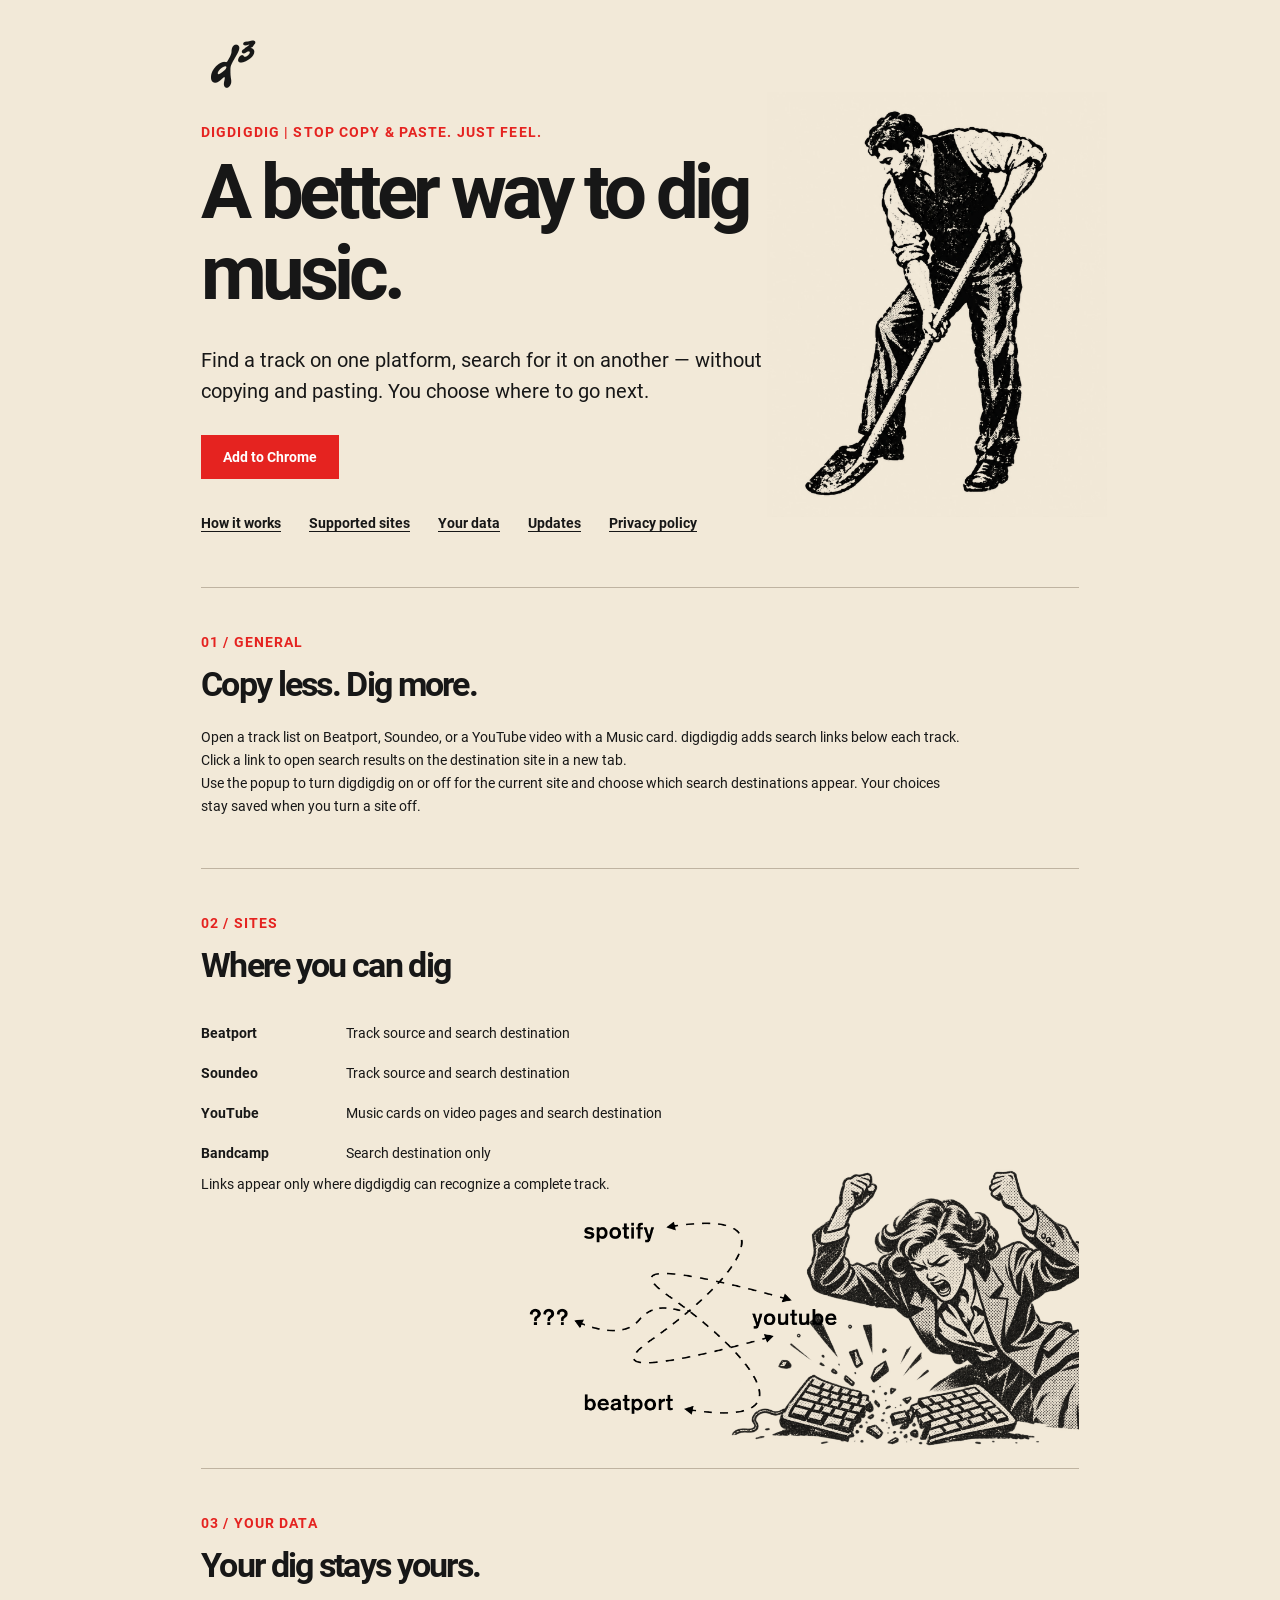
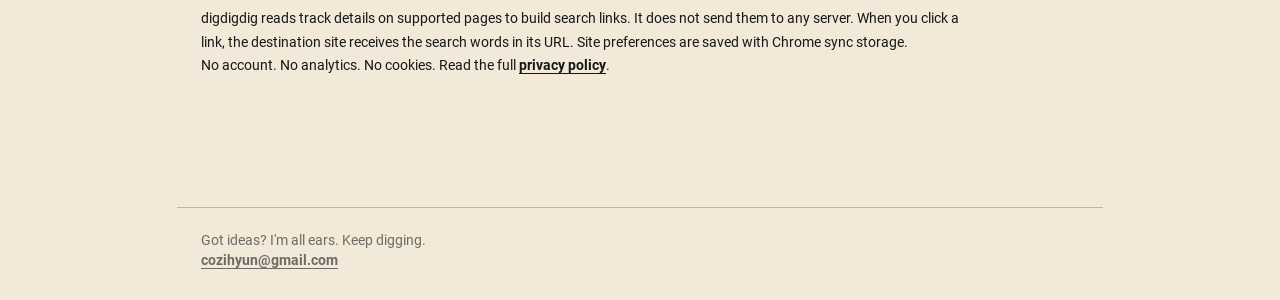
<file: index.html>
<!doctype html>
<html lang="en">
  <head>
    <meta charset="UTF-8" />
    <meta name="viewport" content="width=device-width, initial-scale=1.0" />
    <title>digdigdig — A better way to dig music.</title>
    <link rel="icon" type="image/png" href="assets/images/favicon.png" />
    <link rel="stylesheet" href="assets/css/site.css" />
  </head>
  <body>
    <main>
      <header>
        <img class="logo" src="assets/images/logo.png" alt="digdigdig" width="64" height="64" />
        <p class="tagline">DIGDIGDIG | STOP COPY &amp; PASTE. JUST FEEL.</p>
        <h1>A better way to dig music.</h1>
        <p class="intro">
          Find a track on one platform, search for it on another —
          without copying and pasting.
          You choose where to go next.
        </p>
        <a class="download-link" href="https://chromewebstore.google.com/detail/digdigdig/dhjfcmhjhjbhbmgchpfiaplenpinpmdg" target="_blank" rel="noopener noreferrer">Add to Chrome</a>
        <img class="hero-illustration" src="assets/images/illust-01.webp" alt="" aria-hidden="true" />
        <nav aria-label="Page sections">
          <a href="#general">How it works</a>
          <a href="#sites">Supported sites</a>
          <a href="#data">Your data</a>
          <a href="updates.html">Updates</a>
          <a href="privacy.html">Privacy policy</a>
        </nav>
      </header>

      <section id="general">
        <p class="section-label">01 / GENERAL</p>
        <h2>Copy less. Dig more.</h2>
        <p>
          Open a track list on Beatport, Soundeo, or a YouTube video with a
          Music card. digdigdig adds search links below each track. Click a
          link to open search results on the destination site in a new tab.
        </p>
        <p>
          Use the popup to turn digdigdig on or off for the current site and
          choose which search destinations appear. Your choices stay saved
          when you turn a site off.
        </p>
      </section>

      <section id="sites">
        <p class="section-label">02 / SITES</p>
        <h2>Where you can dig</h2>
        <dl>
          <div><dt>Beatport</dt><dd>Track source and search destination</dd></div>
          <div><dt>Soundeo</dt><dd>Track source and search destination</dd></div>
          <div><dt>YouTube</dt><dd>Music cards on video pages and search destination</dd></div>
          <div><dt>Bandcamp</dt><dd>Search destination only</dd></div>
        </dl>
        <img class="sites-illustration" src="assets/images/illust02.png" alt="" aria-hidden="true" width="1105" height="502" />
        <p>Links appear only where digdigdig can recognize a complete track.</p>
      </section>

      <section id="data">
        <p class="section-label">03 / YOUR DATA</p>
        <h2>Your dig stays yours.</h2>
        <p>
          digdigdig reads track details on supported pages to build search
          links. It does not send them to any server. When you click a link,
          the destination site receives the search words in its URL. Site
          preferences are saved with Chrome sync storage.
        </p>
        <p>
          No account. No analytics. No cookies. Read the full
          <a href="privacy.html">privacy policy</a>.
        </p>
      </section>
    </main>
    <footer>
      <p>Got ideas? I'm all ears. Keep digging.</p>
      <p><a href="mailto:cozihyun@gmail.com">cozihyun@gmail.com</a></p>
    </footer>
  </body>
</html>
</file>
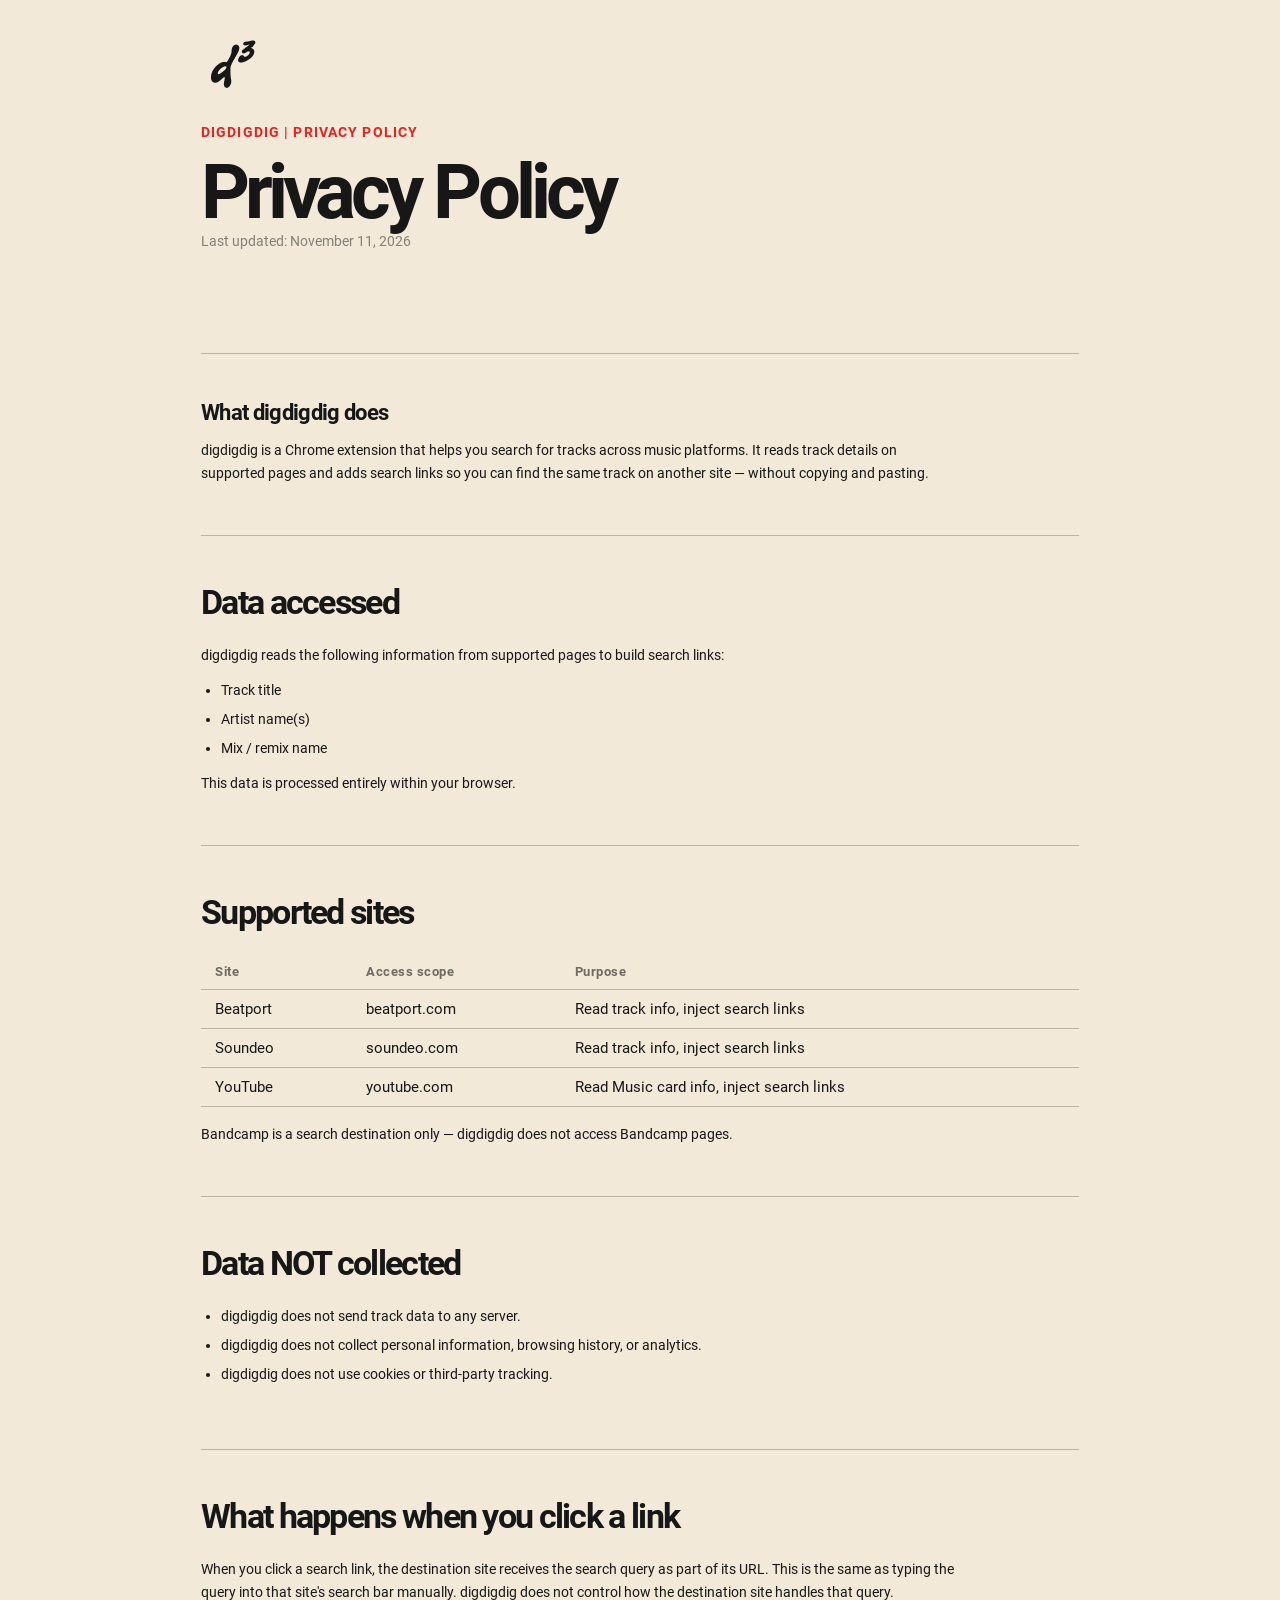
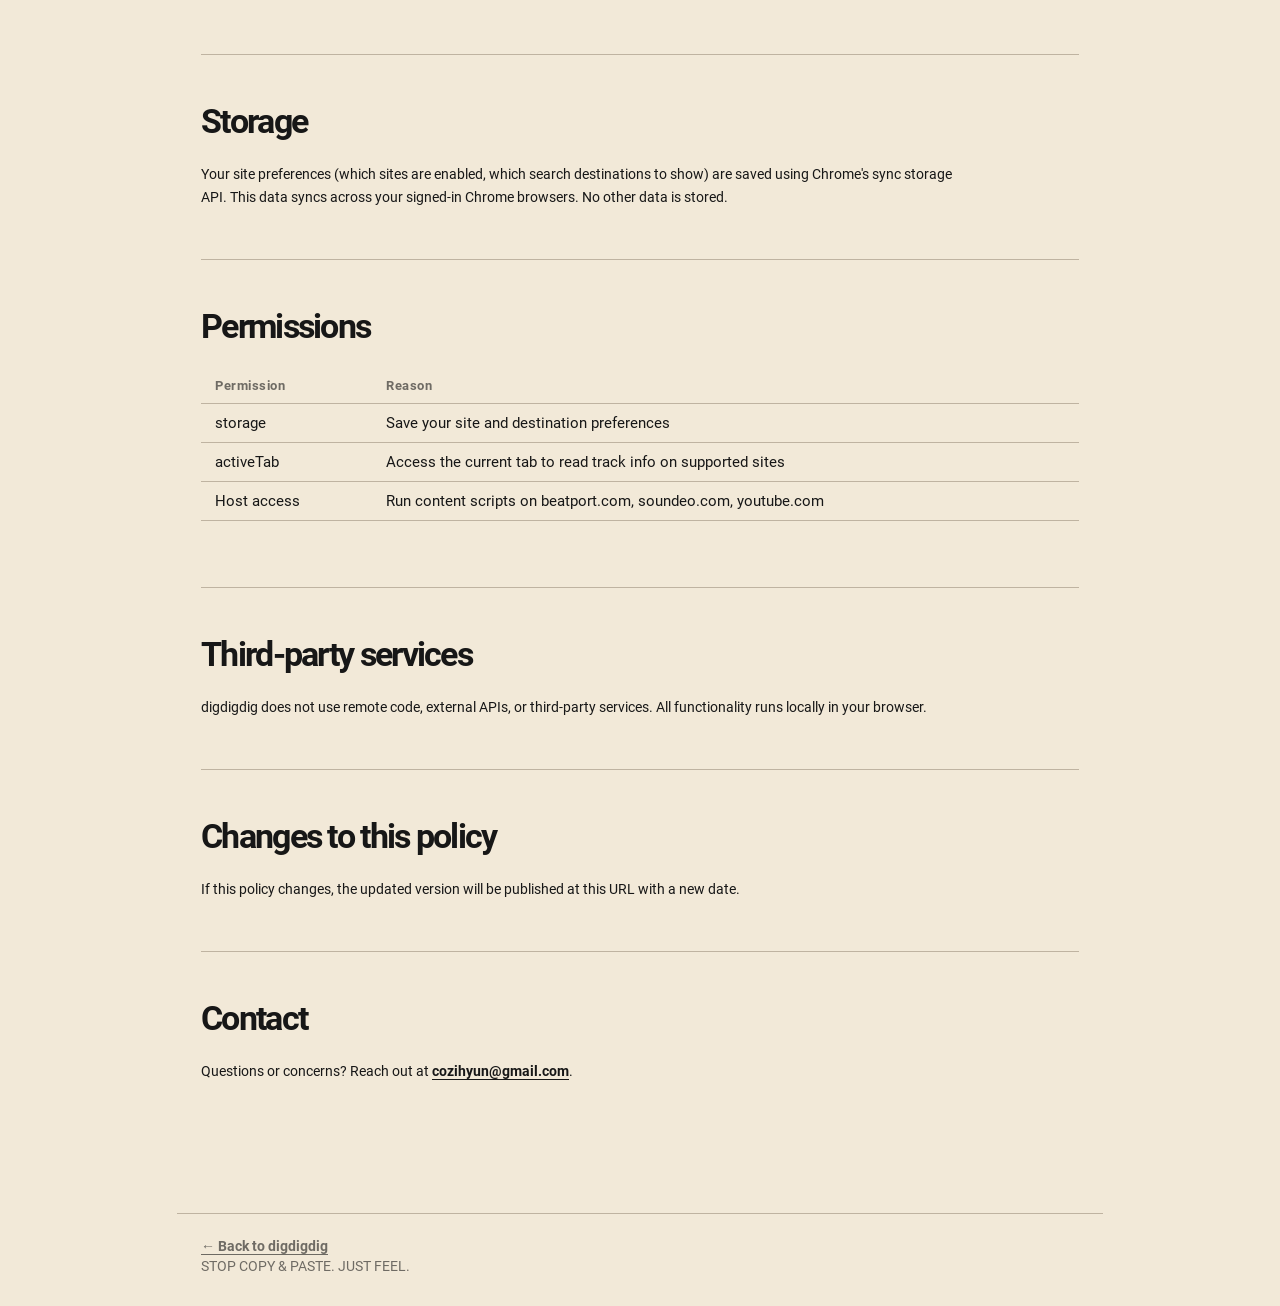
<file: privacy.html>
<!doctype html>
<html lang="en">
  <head>
    <meta charset="UTF-8" />
    <meta name="viewport" content="width=device-width, initial-scale=1.0" />
    <title>Privacy Policy — digdigdig</title>
    <link rel="icon" type="image/png" href="assets/images/favicon.png" />
    <link rel="stylesheet" href="assets/css/site.css" />
  </head>
  <body>
    <main>
      <header>
        <a href="index.html">
          <img class="logo" src="assets/images/logo.png" alt="digdigdig" width="64" height="64" />
        </a>
        <p class="tagline">DIGDIGDIG | PRIVACY POLICY</p>
        <h1>Privacy Policy</h1>
        <p class="updated">Last updated: November 11, 2026</p>
      </header>

      <section>
        <h2 class="privacy-section">What digdigdig does</h2>
        <p>
          digdigdig is a Chrome extension that helps you search for tracks
          across music platforms. It reads track details on supported pages and
          adds search links so you can find the same track on another site —
          without copying and pasting.
        </p>
      </section>

      <section>
        <h2>Data accessed</h2>
        <p>
          digdigdig reads the following information from supported pages to
          build search links:
        </p>
        <ul>
          <li>Track title</li>
          <li>Artist name(s)</li>
          <li>Mix / remix name</li>
        </ul>
        <p>This data is processed entirely within your browser.</p>
      </section>

      <section>
        <h2>Supported sites</h2>
        <table>
          <thead>
            <tr>
              <th>Site</th>
              <th>Access scope</th>
              <th>Purpose</th>
            </tr>
          </thead>
          <tbody>
            <tr>
              <td>Beatport</td>
              <td>beatport.com</td>
              <td>Read track info, inject search links</td>
            </tr>
            <tr>
              <td>Soundeo</td>
              <td>soundeo.com</td>
              <td>Read track info, inject search links</td>
            </tr>
            <tr>
              <td>YouTube</td>
              <td>youtube.com</td>
              <td>Read Music card info, inject search links</td>
            </tr>
          </tbody>
        </table>
        <p>
          Bandcamp is a search destination only — digdigdig does not access
          Bandcamp pages.
        </p>
      </section>

      <section>
        <h2>Data NOT collected</h2>
        <ul>
          <li>digdigdig does not send track data to any server.</li>
          <li>digdigdig does not collect personal information, browsing history, or analytics.</li>
          <li>digdigdig does not use cookies or third-party tracking.</li>
        </ul>
      </section>

      <section>
        <h2>What happens when you click a link</h2>
        <p>
          When you click a search link, the destination site receives the
          search query as part of its URL. This is the same as typing the
          query into that site's search bar manually. digdigdig does not
          control how the destination site handles that query.
        </p>
      </section>

      <section>
        <h2>Storage</h2>
        <p>
          Your site preferences (which sites are enabled, which search
          destinations to show) are saved using Chrome's sync storage API.
          This data syncs across your signed-in Chrome browsers. No other
          data is stored.
        </p>
      </section>

      <section>
        <h2>Permissions</h2>
        <table>
          <thead>
            <tr>
              <th>Permission</th>
              <th>Reason</th>
            </tr>
          </thead>
          <tbody>
            <tr>
              <td>storage</td>
              <td>Save your site and destination preferences</td>
            </tr>
            <tr>
              <td>activeTab</td>
              <td>Access the current tab to read track info on supported sites</td>
            </tr>
            <tr>
              <td>Host access</td>
              <td>Run content scripts on beatport.com, soundeo.com, youtube.com</td>
            </tr>
          </tbody>
        </table>
      </section>

      <section>
        <h2>Third-party services</h2>
        <p>
          digdigdig does not use remote code, external APIs, or third-party
          services. All functionality runs locally in your browser.
        </p>
      </section>

      <section>
        <h2>Changes to this policy</h2>
        <p>
          If this policy changes, the updated version will be published at
          this URL with a new date.
        </p>
      </section>

      <section>
        <h2>Contact</h2>
        <p>
          Questions or concerns? Reach out at
          <a href="mailto:cozihyun@gmail.com">cozihyun@gmail.com</a>.
        </p>
      </section>
    </main>
    <footer>
      <p><a href="index.html">← Back to digdigdig</a></p>
      <p>STOP COPY &amp; PASTE. JUST FEEL.</p>
    </footer>
  </body>
</html>
</file>
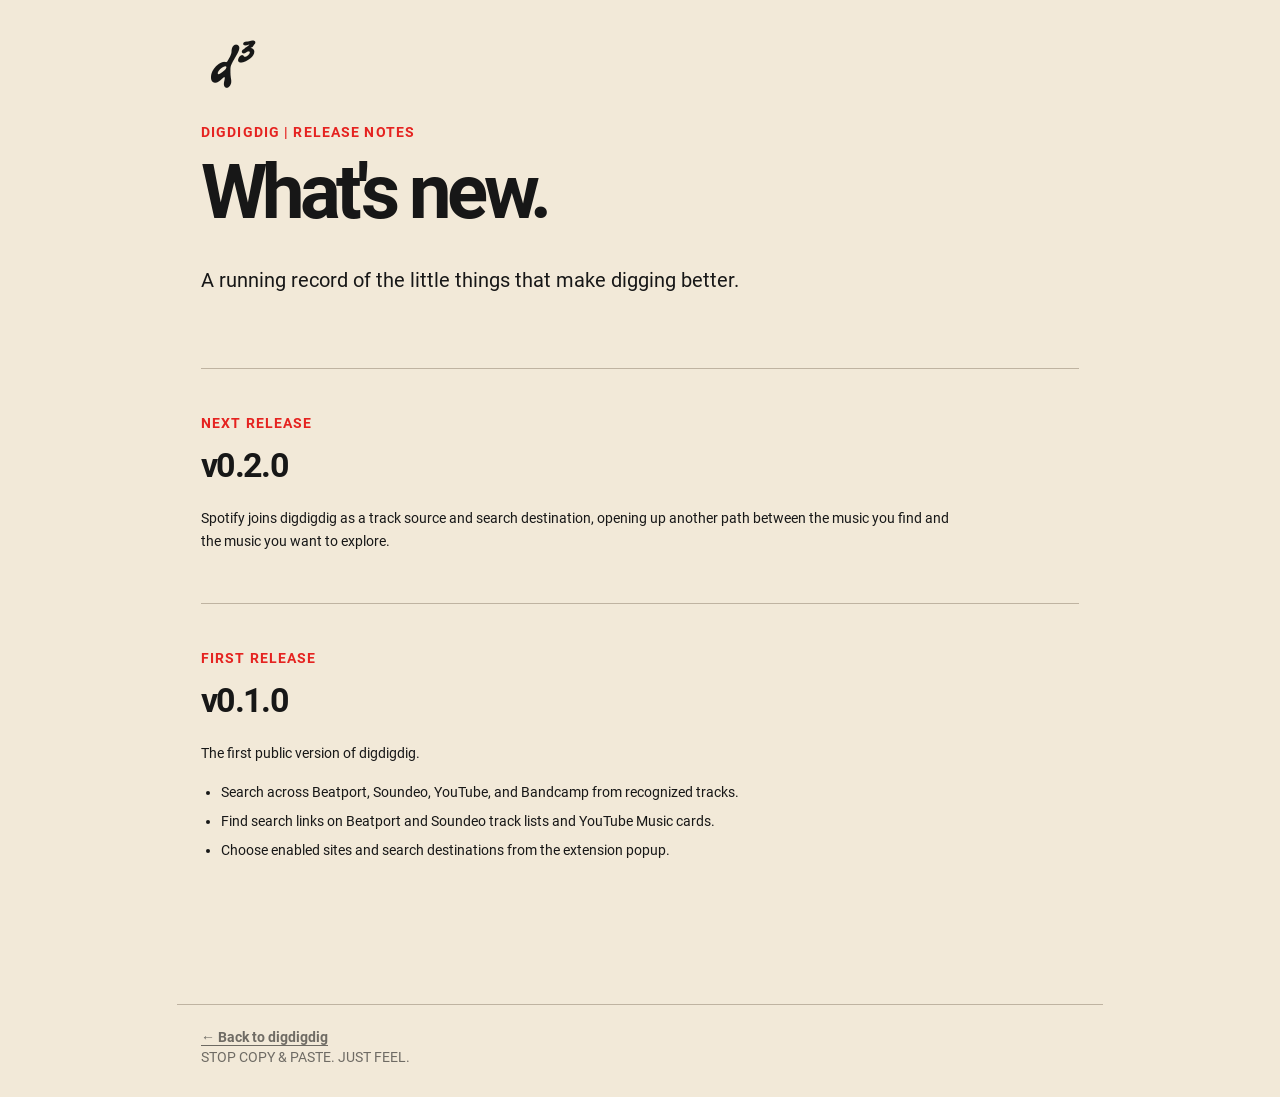
<file: updates.html>
<!doctype html>
<html lang="en">
  <head>
    <meta charset="UTF-8" />
    <meta name="viewport" content="width=device-width, initial-scale=1.0" />
    <title>Updates — digdigdig</title>
    <link rel="icon" type="image/png" href="assets/images/favicon.png" />
    <link rel="stylesheet" href="assets/css/site.css" />
  </head>
  <body>
    <main>
      <header class="updates-header">
        <a href="index.html" aria-label="digdigdig home">
          <img class="logo" src="assets/images/logo.png" alt="" width="64" height="64" />
        </a>
        <p class="tagline">DIGDIGDIG | RELEASE NOTES</p>
        <h1>What's new.</h1>
        <p class="intro">A running record of the little things that make digging better.</p>
      </header>

      <section class="release" aria-labelledby="version-020">
        <div class="release-heading">
          <p class="section-label">NEXT RELEASE</p>
        </div>
        <h2 id="version-020">v0.2.0</h2>
        <p>Spotify joins digdigdig as a track source and search destination, opening up another path between the music you find and the music you want to explore.</p>
      </section>

      <section class="release" aria-labelledby="version-010">
        <p class="section-label">FIRST RELEASE</p>
        <h2 id="version-010">v0.1.0</h2>
        <p>The first public version of digdigdig.</p>
        <ul class="release-list">
          <li>Search across Beatport, Soundeo, YouTube, and Bandcamp from recognized tracks.</li>
          <li>Find search links on Beatport and Soundeo track lists and YouTube Music cards.</li>
          <li>Choose enabled sites and search destinations from the extension popup.</li>
        </ul>
      </section>
    </main>
    <footer>
      <p><a href="index.html">← Back to digdigdig</a></p>
      <p>STOP COPY &amp; PASTE. JUST FEEL.</p>
    </footer>
  </body>
</html>
</file>
<file: assets/css/site.css>
@font-face {
  font-family: Roboto;
  src: url("../fonts/Roboto-Regular.ttf") format("truetype");
  font-style: normal;
  font-weight: 400;
  font-display: swap;
}

@font-face {
  font-family: Roboto;
  src: url("../fonts/Roboto-Bold.ttf") format("truetype");
  font-style: normal;
  font-weight: 700 900;
  font-display: swap;
}

* { margin: 0; padding: 0; box-sizing: border-box; }

body {
  background: #f2e9d8;
  color: #171717;
  font-family: Roboto, Arial, sans-serif;
  font-size: 14px;
}

main {
  max-width: 926px;
  margin: 0 auto;
  padding: 32px 24px 80px;
}

/* Header */
header {
  position: relative;
  padding-bottom: 56px;
}

.logo {
  display: block;
  width: 64px;
  height: 64px;
}

.tagline,
.section-label {
  color: #e52320;
  font-size: 14px;
  font-weight: 800;
  letter-spacing: 0.08em;
}

.tagline {
  margin: 28px 0 12px;
}

h1 {
  position: relative;
  z-index: 1;
  max-width: 650px;
  margin: 0;
  font-size: clamp(40px, 6vw, 76px);
  line-height: 1.06;
  letter-spacing: -0.065em;
}

.intro {
  position: relative;
  z-index: 1;
  max-width: 620px;
  margin: 32px 0 0;
  font-size: 20px;
  line-height: 1.55;
}

.download-link {
  position: relative;
  z-index: 1;
  display: inline-block;
  margin-top: 28px;
  padding: 14px 22px;
  background: #e52320;
  color: #fff;
  text-decoration: none;
}

.download-link:hover {
  background: #bd1c1a;
}

.hero-illustration {
  position: absolute;
  top: 60px;
  right: -28px;
  width: 340px;
  height: auto;
  mix-blend-mode: multiply;
  pointer-events: none;
}

nav {
  position: relative;
  z-index: 1;
  display: flex;
  flex-wrap: wrap;
  gap: 12px 28px;
  margin-top: 36px;
}

/* Links */
a {
  color: #171717;
  font-weight: 700;
  text-underline-offset: 3px;
}

a:focus-visible {
  outline: 2px solid #e52320;
  outline-offset: 4px;
}

/* Sections */
section {
  padding: 46px 0 50px;
  border-top: 1px solid #bfb3a1;
}

.section-label {
  margin: 0 0 14px;
}

h2 {
  margin: 0 0 22px;
  font-size: 34px;
  letter-spacing: -0.05em;
}

section p:not(.section-label) {
  max-width: 760px;
  line-height: 1.65;
}

/* Supported sites illustration */
#sites {
  position: relative;
  min-height: 600px;
  overflow: hidden;
}

#sites dl,
#sites > p:last-child {
  position: relative;
  z-index: 1;
  max-width: 500px;
}

.sites-illustration {
  position: absolute;
  right: -65px;
  bottom: 20px;
  width: min(70%, 620px);
  height: auto;
  mix-blend-mode: multiply;
  pointer-events: none;
}

/* Definition list */
dl {
  margin: 28px 0 0;
}

dl div {
  display: flex;
  gap: 20px;
  padding: 12px 0;
}

dt {
  flex: 0 0 125px;
  font-weight: 700;
}

dd {
  margin: 0;
}

/* Tables (privacy) */
table {
  width: 100%;
  border-collapse: collapse;
  margin: 16px 0;
  font-size: 15px;
}

th, td {
  text-align: left;
  padding: 10px 14px;
  border-bottom: 1px solid #bfb3a1;
}

th {
  font-weight: 700;
  font-size: 13px;
  letter-spacing: 0.04em;
  color: rgb(23 23 23 / 0.6);
}

/* Lists (privacy) */
ul {
  margin: 12px 0;
  padding-left: 20px;
  line-height: 1.65;
}

li {
  margin-bottom: 6px;
}

/* Updated date (privacy) */
.updated {
  font-size: 14px;
  color: rgb(23 23 23 / 0.5);
  margin-bottom: 48px;
}

/* Privacy sections use h2 with border-top */
.privacy-section {
  margin: 40px 0 14px;
  padding-top: 32px;
  border-top: 1px solid #bfb3a1;
  font-size: 22px;
  letter-spacing: -0.03em;
}

.privacy-section:first-of-type {
  margin-top: 0;
  padding-top: 0;
  border-top: none;
}

/* Updates */
.updates-header {
  padding-bottom: 72px;
}

.release-heading {
  display: flex;
  align-items: center;
  flex-wrap: wrap;
  gap: 10px 18px;
}

.release-heading .section-label {
  margin-bottom: 0;
}

.release-status {
  padding: 5px 9px;
  border: 1px solid #e52320;
  color: #e52320;
  font-size: 11px;
  font-weight: 700;
  letter-spacing: 0.08em;
  text-transform: uppercase;
}

.release h2 {
  margin-top: 14px;
}

.release-list {
  max-width: 760px;
  margin-top: 16px;
}

/* Footer */
footer {
  max-width: 926px;
  margin: 0 auto;
  padding: 24px 24px 32px;
  border-top: 1px solid #bfb3a1;
  font-size: 14px;
  color: rgb(23 23 23 / 0.6);
}

footer p {
  margin: 0;
}

footer p + p {
  margin-top: 4px;
}

footer a {
  color: rgb(23 23 23 / 0.6);
}

/* Responsive */
@media (max-width: 760px) {
  #sites {
    min-height: 0;
  }

  .sites-illustration {
    position: static;
    display: block;
    width: 100%;
    margin: 12px 0;
  }


  h1 {
    max-width: 100%;
  }

  .intro {
    max-width: 100%;
  }

  .hero-illustration {
    position: static;
    display: block;
    width: min(70%, 300px);
    margin: 12px 0 -12px auto;
  }
}

@media (max-width: 480px) {
  main {
    padding: 28px 20px 56px;
  }

  .tagline,
  .section-label {
    font-size: 12px;
  }

  .intro {
    font-size: 18px;
  }

  h2 {
    font-size: 28px;
  }

  .privacy-section {
    font-size: 20px;
  }

  dl div {
    display: block;
  }

  dd {
    margin-top: 2px;
  }
}
</file>
